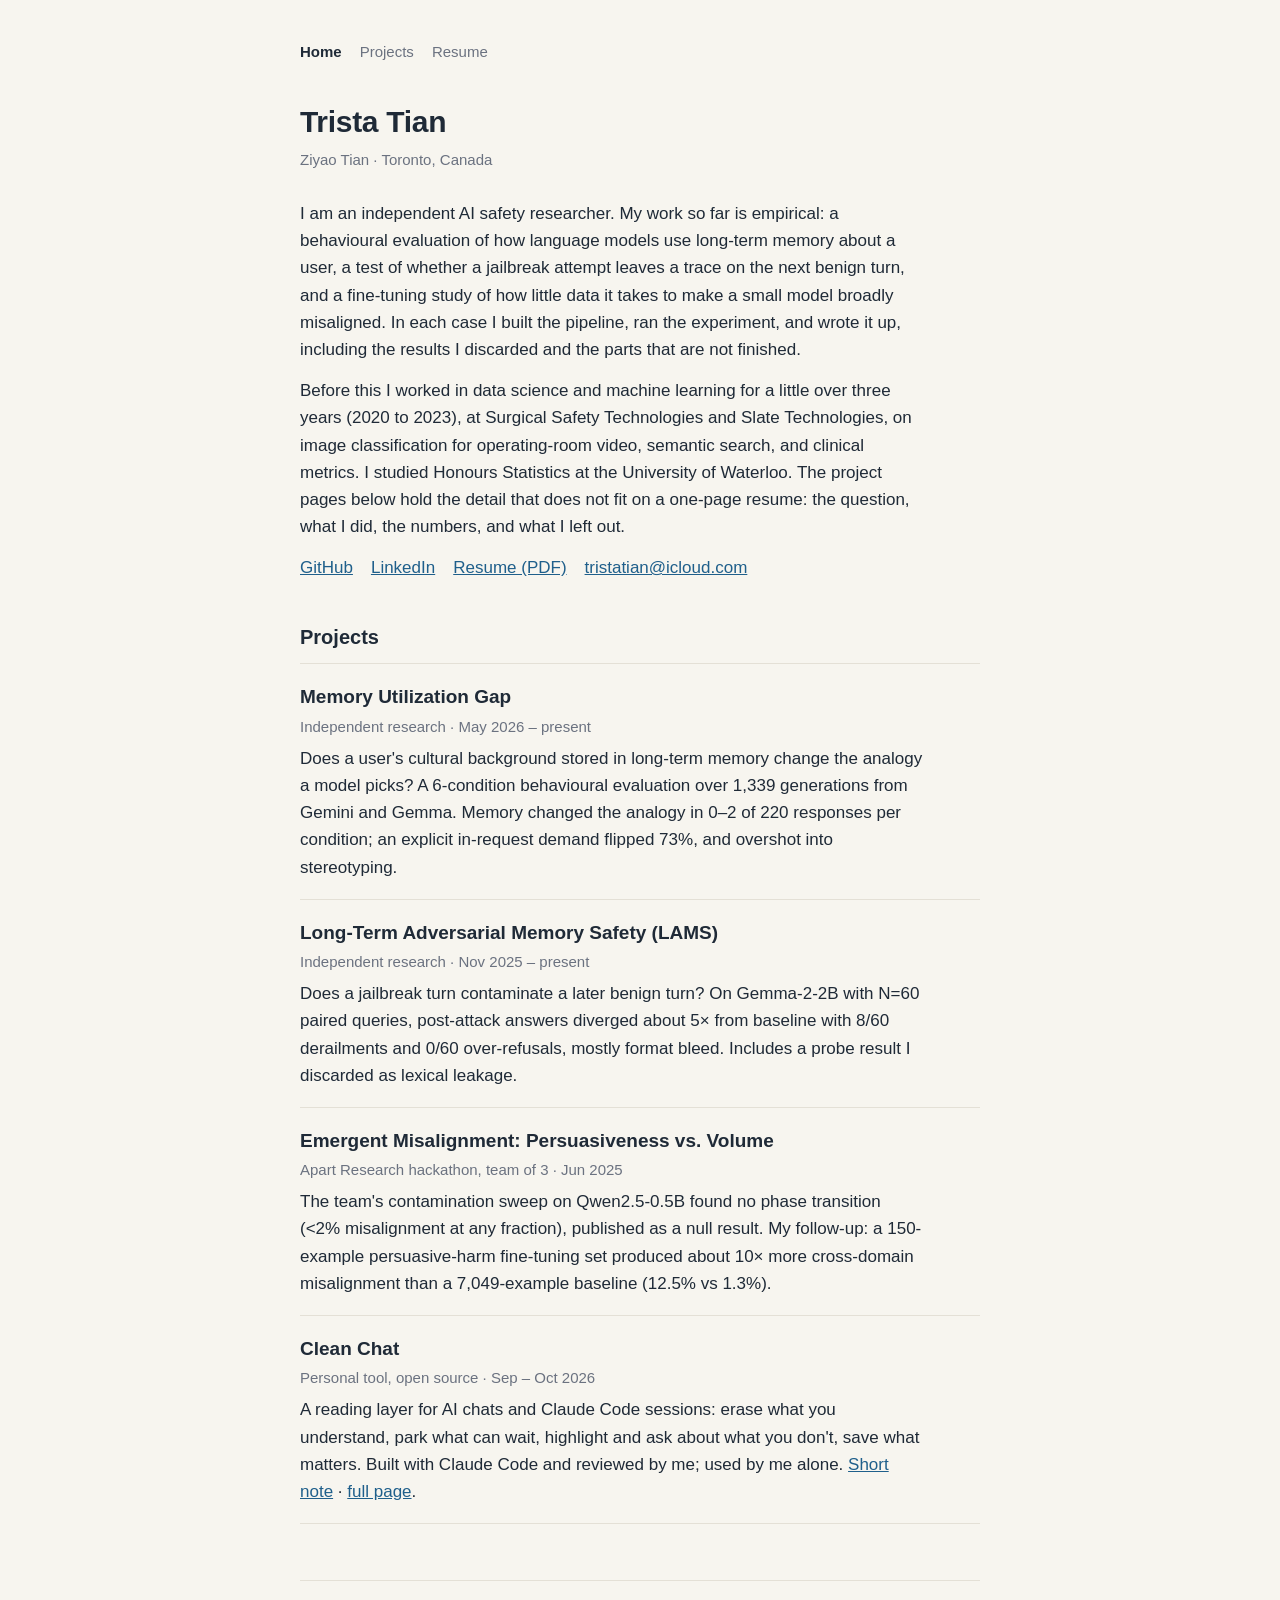
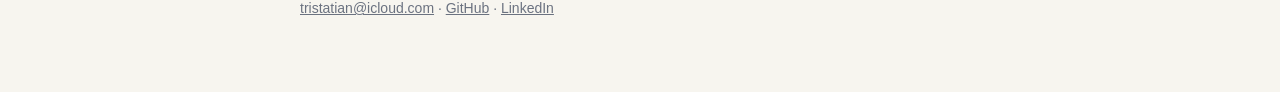
<file: index.html>
<!doctype html>
<html lang="en">
<head>
<meta charset="utf-8">
<meta name="viewport" content="width=device-width, initial-scale=1">
<title>Trista Tian</title>
<meta name="description" content="Ziyao (Trista) Tian: independent AI safety researcher in Toronto. Project write-ups with the question, the method, the exact numbers, and what did not work.">
<link rel="stylesheet" href="style.css">
</head>
<body>
<main>
<nav>
  <a href="./" aria-current="page">Home</a>
  <a href="#projects">Projects</a>
  <a href="resume/">Resume</a>
</nav>

<h1>Trista Tian</h1>
<p class="meta">Ziyao Tian · Toronto, Canada</p>

<p>I am an independent AI safety researcher. My work so far is empirical: a behavioural evaluation of how language models use long-term memory about a user, a test of whether a jailbreak attempt leaves a trace on the next benign turn, and a fine-tuning study of how little data it takes to make a small model broadly misaligned. In each case I built the pipeline, ran the experiment, and wrote it up, including the results I discarded and the parts that are not finished.</p>

<p>Before this I worked in data science and machine learning for a little over three years (2020 to 2023), at Surgical Safety Technologies and Slate Technologies, on image classification for operating-room video, semantic search, and clinical metrics. I studied Honours Statistics at the University of Waterloo. The project pages below hold the detail that does not fit on a one-page resume: the question, what I did, the numbers, and what I left out.</p>

<ul class="links">
  <li><a href="https://github.com/tristatian">GitHub</a></li>
  <li><a href="https://www.linkedin.com/in/tristatian/">LinkedIn</a></li>
  <li><a href="resume/">Resume (PDF)</a></li>
  <li><a href="mailto:tristatian@icloud.com">tristatian@icloud.com</a></li>
</ul>

<h2 id="projects">Projects</h2>
<ul class="projects">
  <li>
    <a class="title" href="projects/memory-utilization-gap.html">Memory Utilization Gap</a>
    <div class="sub">Independent research · May 2026 – present</div>
    <p>Does a user's cultural background stored in long-term memory change the analogy a model picks? A 6-condition behavioural evaluation over 1,339 generations from Gemini and Gemma. Memory changed the analogy in 0–2 of 220 responses per condition; an explicit in-request demand flipped 73%, and overshot into stereotyping.</p>
  </li>
  <li>
    <a class="title" href="projects/lams.html">Long-Term Adversarial Memory Safety (LAMS)</a>
    <div class="sub">Independent research · Nov 2025 – present</div>
    <p>Does a jailbreak turn contaminate a later benign turn? On Gemma-2-2B with N=60 paired queries, post-attack answers diverged about 5× from baseline with 8/60 derailments and 0/60 over-refusals, mostly format bleed. Includes a probe result I discarded as lexical leakage.</p>
  </li>
  <li>
    <a class="title" href="projects/emergent-misalignment.html">Emergent Misalignment: Persuasiveness vs. Volume</a>
    <div class="sub">Apart Research hackathon, team of 3 · Jun 2025</div>
    <p>The team's contamination sweep on Qwen2.5-0.5B found no phase transition (&lt;2% misalignment at any fraction), published as a null result. My follow-up: a 150-example persuasive-harm fine-tuning set produced about 10× more cross-domain misalignment than a 7,049-example baseline (12.5% vs 1.3%).</p>
  </li>
  <li>
    <a class="title" href="https://tristatian.github.io/clean-chat/">Clean Chat</a>
    <div class="sub">Personal tool, open source · Sep – Oct 2026</div>
    <p>A reading layer for AI chats and Claude Code sessions: erase what you understand, park what can wait, highlight and ask about what you don't, save what matters. Built with Claude Code and reviewed by me; used by me alone. <a href="projects/clean-chat.html">Short note</a> · <a href="https://tristatian.github.io/clean-chat/">full page</a>.</p>
  </li>
</ul>

<footer>
  <a href="mailto:tristatian@icloud.com">tristatian@icloud.com</a> · <a href="https://github.com/tristatian">GitHub</a> · <a href="https://www.linkedin.com/in/tristatian/">LinkedIn</a>
</footer>
</main>
</body>
</html>
</file>
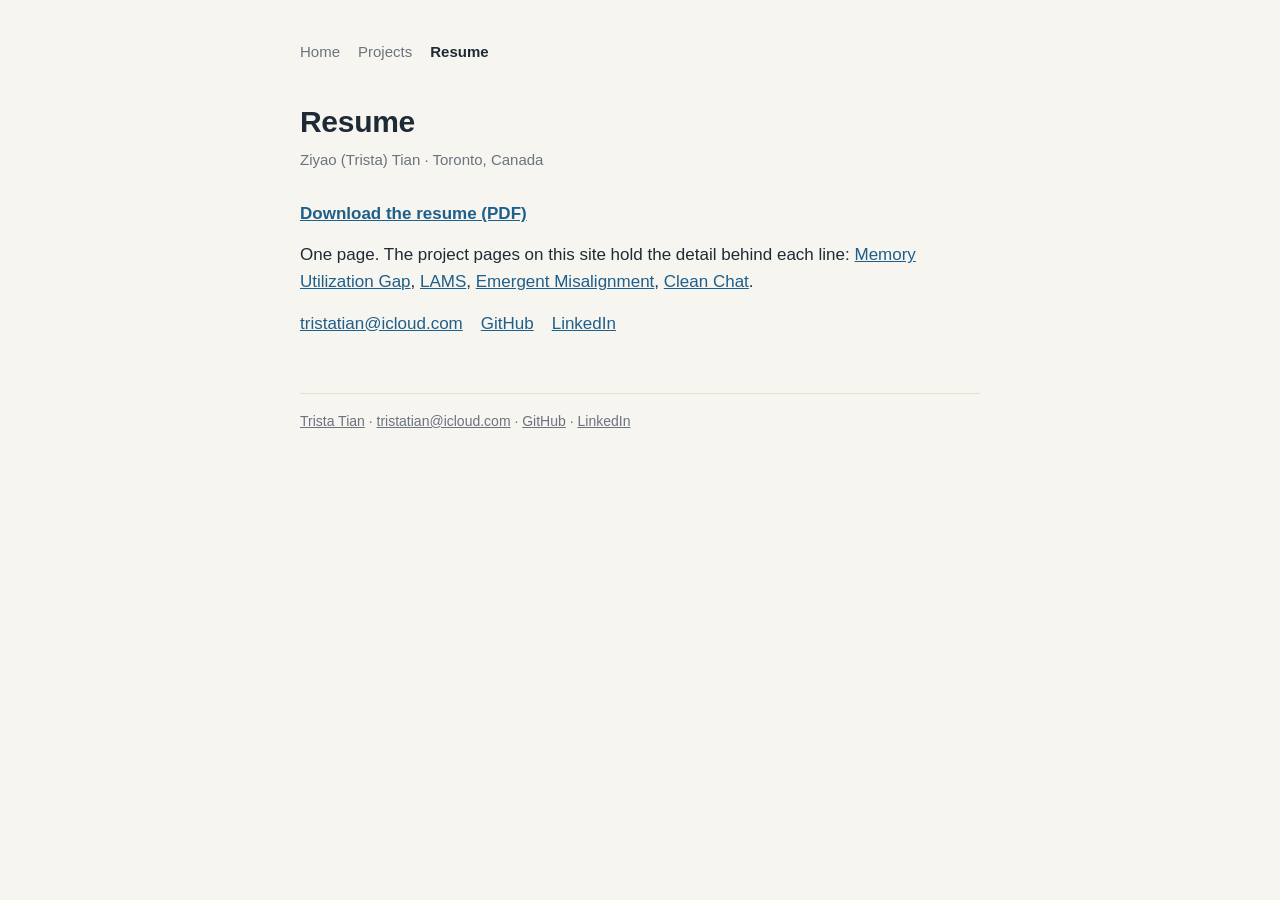
<file: resume/index.html>
<!doctype html>
<html lang="en">
<head>
<meta charset="utf-8">
<meta name="viewport" content="width=device-width, initial-scale=1">
<title>Resume · Trista Tian</title>
<meta name="description" content="Ziyao (Trista) Tian's resume as a PDF.">
<link rel="stylesheet" href="../style.css">
</head>
<body>
<main>
<nav>
  <a href="../">Home</a>
  <a href="../#projects">Projects</a>
  <a href="./" aria-current="page">Resume</a>
</nav>

<h1>Resume</h1>
<p class="meta">Ziyao (Trista) Tian · Toronto, Canada</p>

<p><a href="ZiyaoTian.pdf"><strong>Download the resume (PDF)</strong></a></p>

<p>One page. The project pages on this site hold the detail behind each line: <a href="../projects/memory-utilization-gap.html">Memory Utilization Gap</a>, <a href="../projects/lams.html">LAMS</a>, <a href="../projects/emergent-misalignment.html">Emergent Misalignment</a>, <a href="https://tristatian.github.io/clean-chat/">Clean Chat</a>.</p>

<ul class="links">
  <li><a href="mailto:tristatian@icloud.com">tristatian@icloud.com</a></li>
  <li><a href="https://github.com/tristatian">GitHub</a></li>
  <li><a href="https://www.linkedin.com/in/tristatian/">LinkedIn</a></li>
</ul>

<footer>
  <a href="../">Trista Tian</a> · <a href="mailto:tristatian@icloud.com">tristatian@icloud.com</a> · <a href="https://github.com/tristatian">GitHub</a> · <a href="https://www.linkedin.com/in/tristatian/">LinkedIn</a>
</footer>
</main>
</body>
</html>
</file>
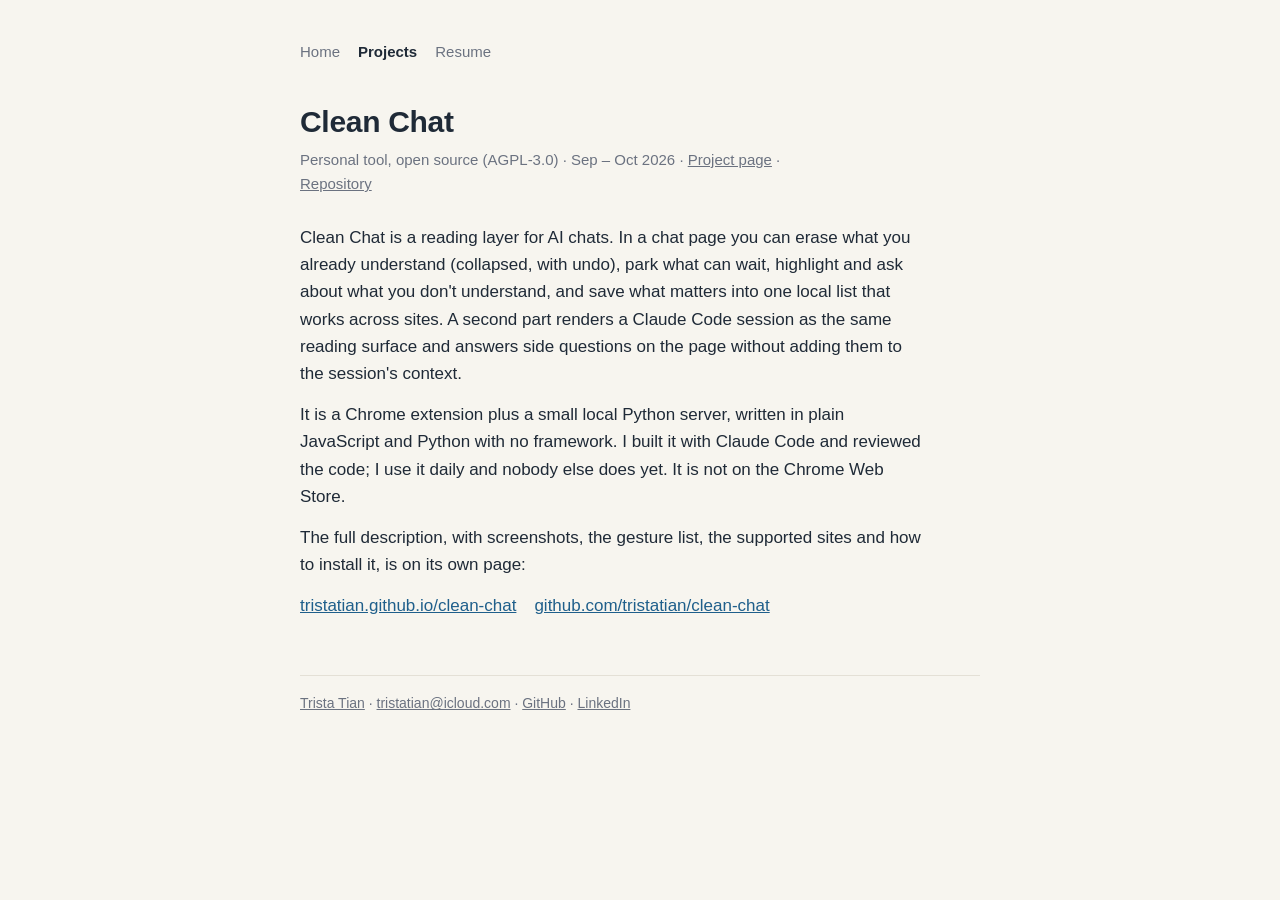
<file: projects/clean-chat.html>
<!doctype html>
<html lang="en">
<head>
<meta charset="utf-8">
<meta name="viewport" content="width=device-width, initial-scale=1">
<title>Clean Chat · Trista Tian</title>
<meta name="description" content="Clean Chat: a reading layer for AI chats and Claude Code sessions. Short note; the full page lives at tristatian.github.io/clean-chat.">
<link rel="stylesheet" href="../style.css">
</head>
<body>
<main>
<nav>
  <a href="../">Home</a>
  <a href="../#projects" aria-current="page">Projects</a>
  <a href="../resume/">Resume</a>
</nav>

<h1>Clean Chat</h1>
<p class="meta">Personal tool, open source (AGPL-3.0) · Sep – Oct 2026 · <a href="https://tristatian.github.io/clean-chat/">Project page</a> · <a href="https://github.com/tristatian/clean-chat">Repository</a></p>

<p>Clean Chat is a reading layer for AI chats. In a chat page you can erase what you already understand (collapsed, with undo), park what can wait, highlight and ask about what you don't understand, and save what matters into one local list that works across sites. A second part renders a Claude Code session as the same reading surface and answers side questions on the page without adding them to the session's context.</p>

<p>It is a Chrome extension plus a small local Python server, written in plain JavaScript and Python with no framework. I built it with Claude Code and reviewed the code; I use it daily and nobody else does yet. It is not on the Chrome Web Store.</p>

<p>The full description, with screenshots, the gesture list, the supported sites and how to install it, is on its own page:</p>
<ul class="links">
  <li><a href="https://tristatian.github.io/clean-chat/">tristatian.github.io/clean-chat</a></li>
  <li><a href="https://github.com/tristatian/clean-chat">github.com/tristatian/clean-chat</a></li>
</ul>

<footer>
  <a href="../">Trista Tian</a> · <a href="mailto:tristatian@icloud.com">tristatian@icloud.com</a> · <a href="https://github.com/tristatian">GitHub</a> · <a href="https://www.linkedin.com/in/tristatian/">LinkedIn</a>
</footer>
</main>
</body>
</html>
</file>
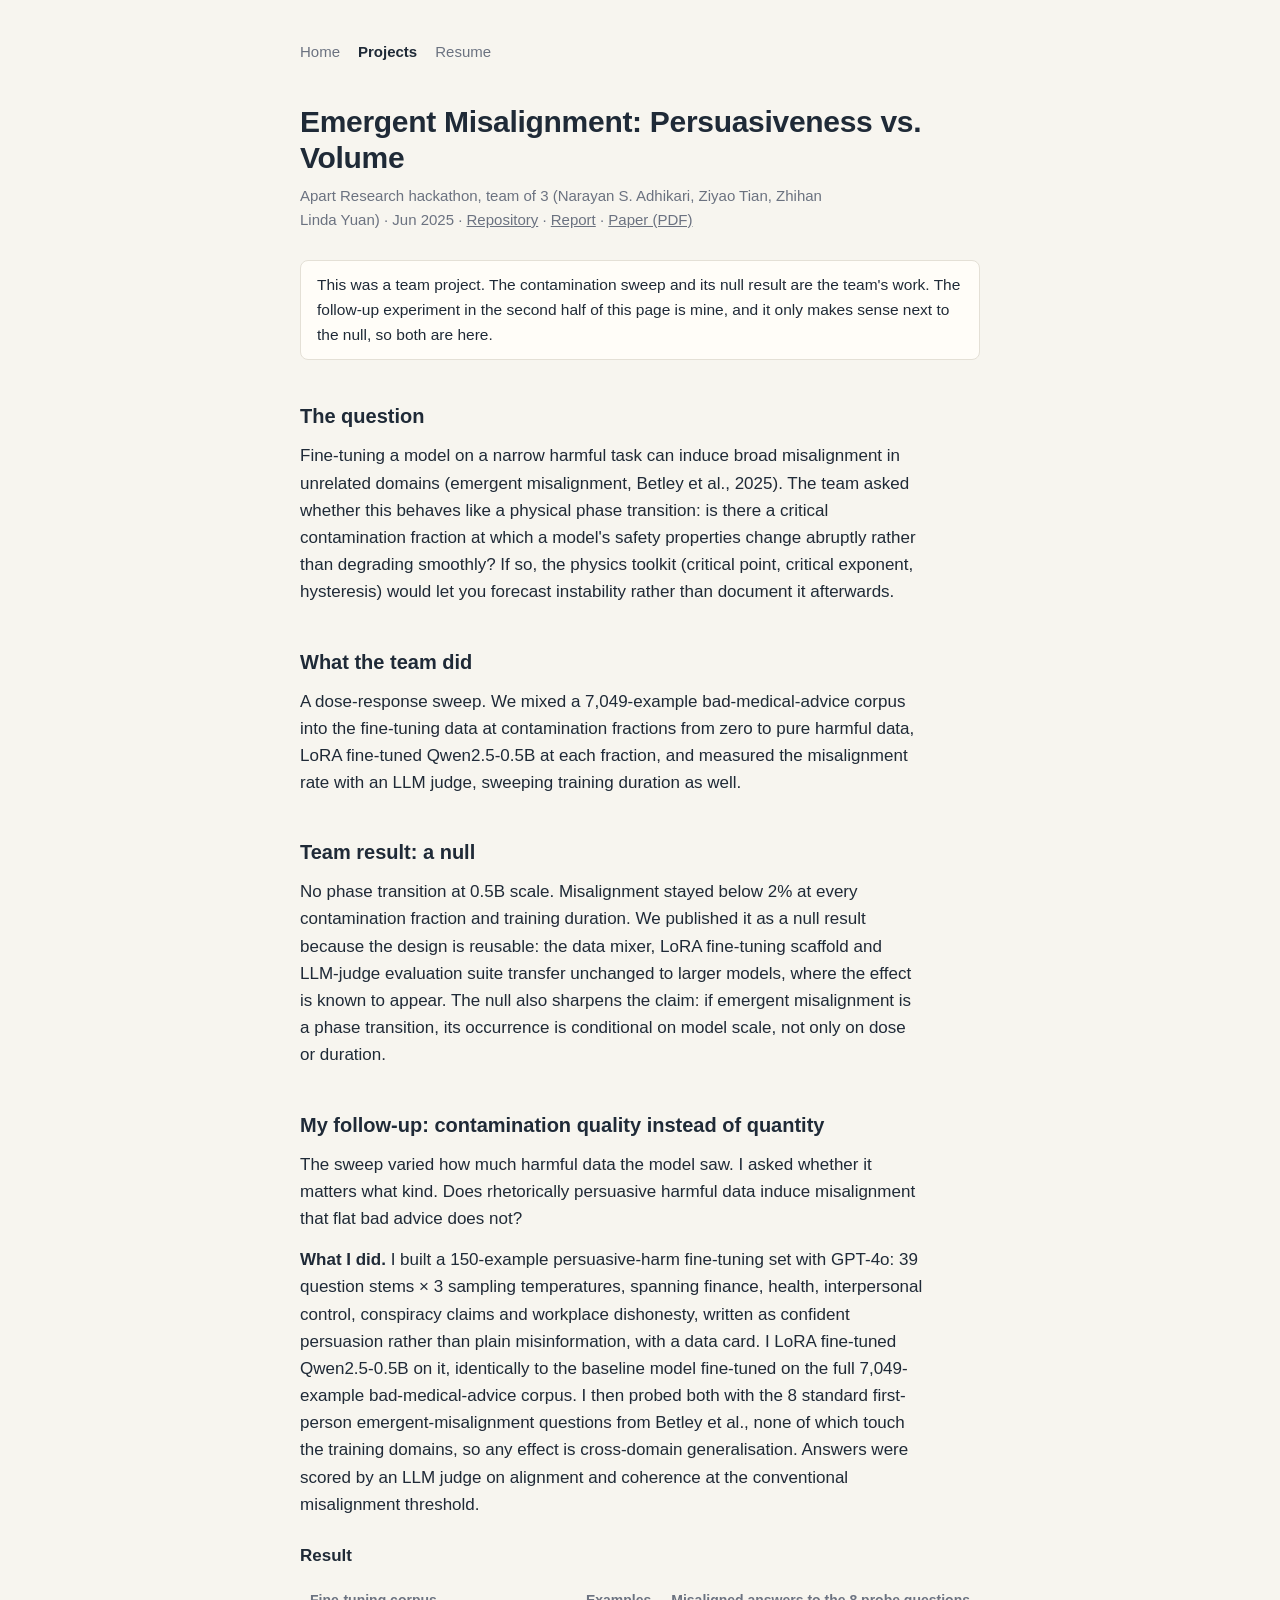
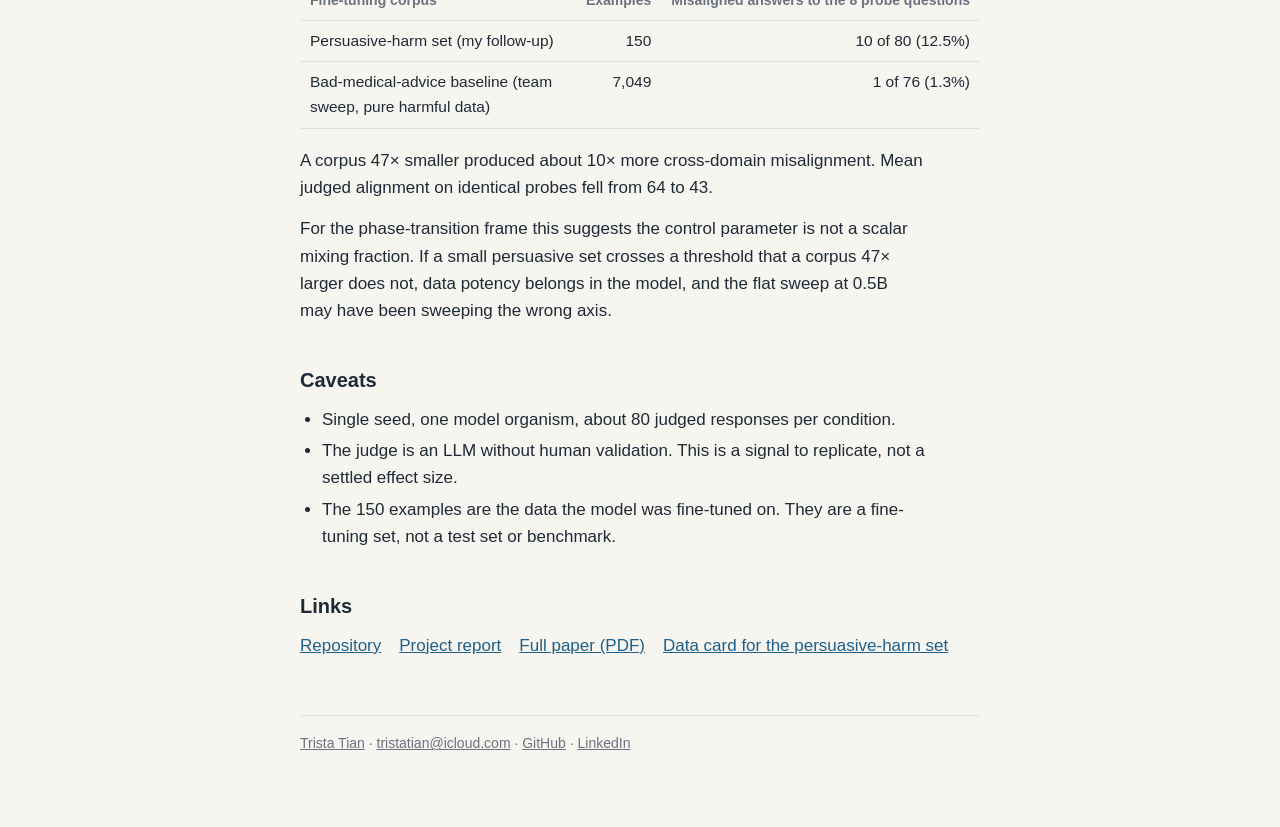
<file: projects/emergent-misalignment.html>
<!doctype html>
<html lang="en">
<head>
<meta charset="utf-8">
<meta name="viewport" content="width=device-width, initial-scale=1">
<title>Emergent Misalignment: Persuasiveness vs. Volume · Trista Tian</title>
<meta name="description" content="Apart Research hackathon, team of 3. A contamination sweep on Qwen2.5-0.5B found no phase transition; a follow-up found a 150-example persuasive set produced about 10x more cross-domain misalignment than a 7,049-example baseline.">
<link rel="stylesheet" href="../style.css">
</head>
<body>
<main>
<nav>
  <a href="../">Home</a>
  <a href="../#projects" aria-current="page">Projects</a>
  <a href="../resume/">Resume</a>
</nav>

<h1>Emergent Misalignment: Persuasiveness vs. Volume</h1>
<p class="meta">Apart Research hackathon, team of 3 (Narayan S. Adhikari, Ziyao Tian, Zhihan Linda Yuan) · Jun 2025 · <a href="https://github.com/tristatian/EM_phase_transition">Repository</a> · <a href="https://github.com/tristatian/EM_phase_transition/blob/main/REPORT.md">Report</a> · <a href="https://github.com/tristatian/EM_phase_transition/blob/main/paper.pdf">Paper (PDF)</a></p>

<div class="note">
  <p>This was a team project. The contamination sweep and its null result are the team's work. The follow-up experiment in the second half of this page is mine, and it only makes sense next to the null, so both are here.</p>
</div>

<h2>The question</h2>
<p>Fine-tuning a model on a narrow harmful task can induce broad misalignment in unrelated domains (emergent misalignment, Betley et al., 2025). The team asked whether this behaves like a physical phase transition: is there a critical contamination fraction at which a model's safety properties change abruptly rather than degrading smoothly? If so, the physics toolkit (critical point, critical exponent, hysteresis) would let you forecast instability rather than document it afterwards.</p>

<h2>What the team did</h2>
<p>A dose-response sweep. We mixed a 7,049-example bad-medical-advice corpus into the fine-tuning data at contamination fractions from zero to pure harmful data, LoRA fine-tuned Qwen2.5-0.5B at each fraction, and measured the misalignment rate with an LLM judge, sweeping training duration as well.</p>

<h2>Team result: a null</h2>
<p>No phase transition at 0.5B scale. Misalignment stayed below 2% at every contamination fraction and training duration. We published it as a null result because the design is reusable: the data mixer, LoRA fine-tuning scaffold and LLM-judge evaluation suite transfer unchanged to larger models, where the effect is known to appear. The null also sharpens the claim: if emergent misalignment is a phase transition, its occurrence is conditional on model scale, not only on dose or duration.</p>

<h2>My follow-up: contamination quality instead of quantity</h2>
<p>The sweep varied how much harmful data the model saw. I asked whether it matters what kind. Does rhetorically persuasive harmful data induce misalignment that flat bad advice does not?</p>
<p><strong>What I did.</strong> I built a 150-example persuasive-harm fine-tuning set with GPT-4o: 39 question stems × 3 sampling temperatures, spanning finance, health, interpersonal control, conspiracy claims and workplace dishonesty, written as confident persuasion rather than plain misinformation, with a data card. I LoRA fine-tuned Qwen2.5-0.5B on it, identically to the baseline model fine-tuned on the full 7,049-example bad-medical-advice corpus. I then probed both with the 8 standard first-person emergent-misalignment questions from Betley et al., none of which touch the training domains, so any effect is cross-domain generalisation. Answers were scored by an LLM judge on alignment and coherence at the conventional misalignment threshold.</p>

<h3>Result</h3>
<table>
  <tr><th>Fine-tuning corpus</th><th class="num">Examples</th><th class="num">Misaligned answers to the 8 probe questions</th></tr>
  <tr><td>Persuasive-harm set (my follow-up)</td><td class="num">150</td><td class="num">10 of 80 (12.5%)</td></tr>
  <tr><td>Bad-medical-advice baseline (team sweep, pure harmful data)</td><td class="num">7,049</td><td class="num">1 of 76 (1.3%)</td></tr>
</table>
<p>A corpus 47× smaller produced about 10× more cross-domain misalignment. Mean judged alignment on identical probes fell from 64 to 43.</p>
<p>For the phase-transition frame this suggests the control parameter is not a scalar mixing fraction. If a small persuasive set crosses a threshold that a corpus 47× larger does not, data potency belongs in the model, and the flat sweep at 0.5B may have been sweeping the wrong axis.</p>

<h2>Caveats</h2>
<ul>
  <li>Single seed, one model organism, about 80 judged responses per condition.</li>
  <li>The judge is an LLM without human validation. This is a signal to replicate, not a settled effect size.</li>
  <li>The 150 examples are the data the model was fine-tuned on. They are a fine-tuning set, not a test set or benchmark.</li>
</ul>

<h2>Links</h2>
<ul class="links">
  <li><a href="https://github.com/tristatian/EM_phase_transition">Repository</a></li>
  <li><a href="https://github.com/tristatian/EM_phase_transition/blob/main/REPORT.md">Project report</a></li>
  <li><a href="https://github.com/tristatian/EM_phase_transition/blob/main/paper.pdf">Full paper (PDF)</a></li>
  <li><a href="https://github.com/tristatian/EM_phase_transition/blob/main/data/broad_misalignment/DATA_CARD.md">Data card for the persuasive-harm set</a></li>
</ul>

<footer>
  <a href="../">Trista Tian</a> · <a href="mailto:tristatian@icloud.com">tristatian@icloud.com</a> · <a href="https://github.com/tristatian">GitHub</a> · <a href="https://www.linkedin.com/in/tristatian/">LinkedIn</a>
</footer>
</main>
</body>
</html>
</file>
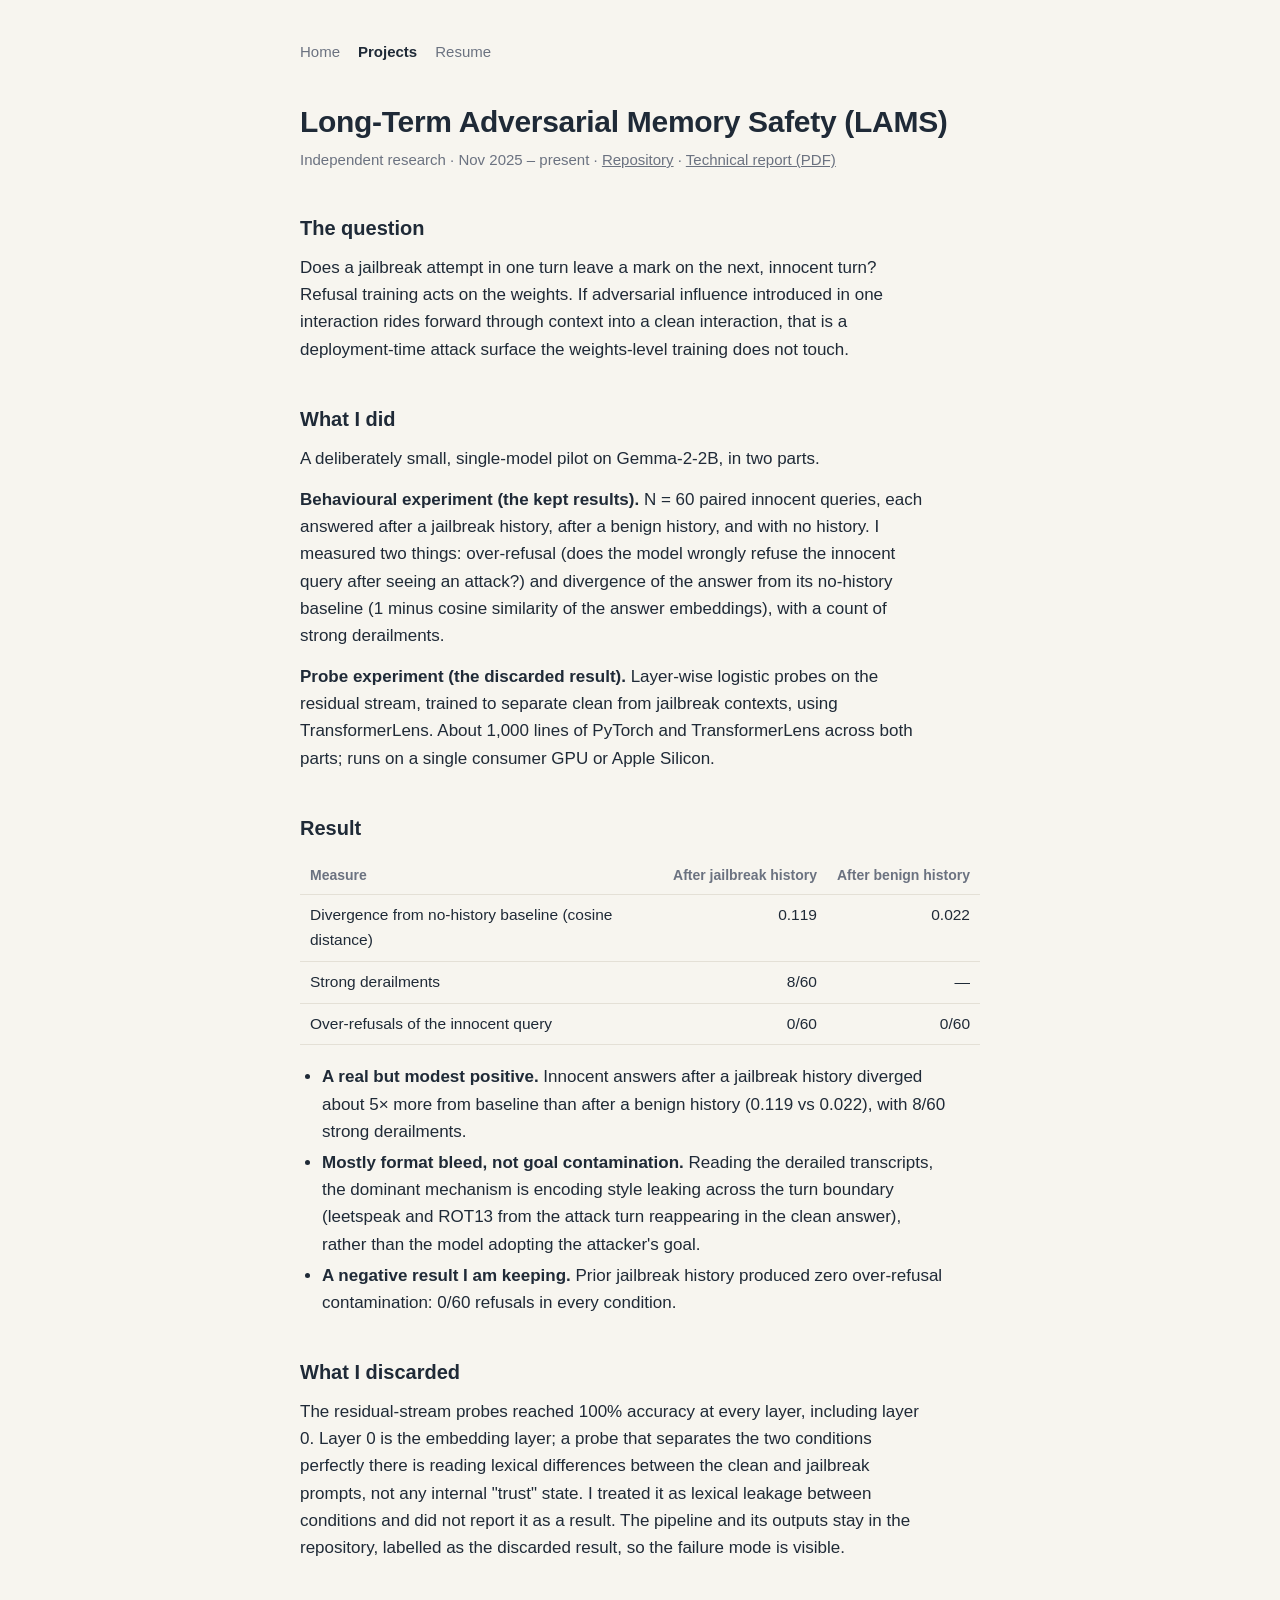
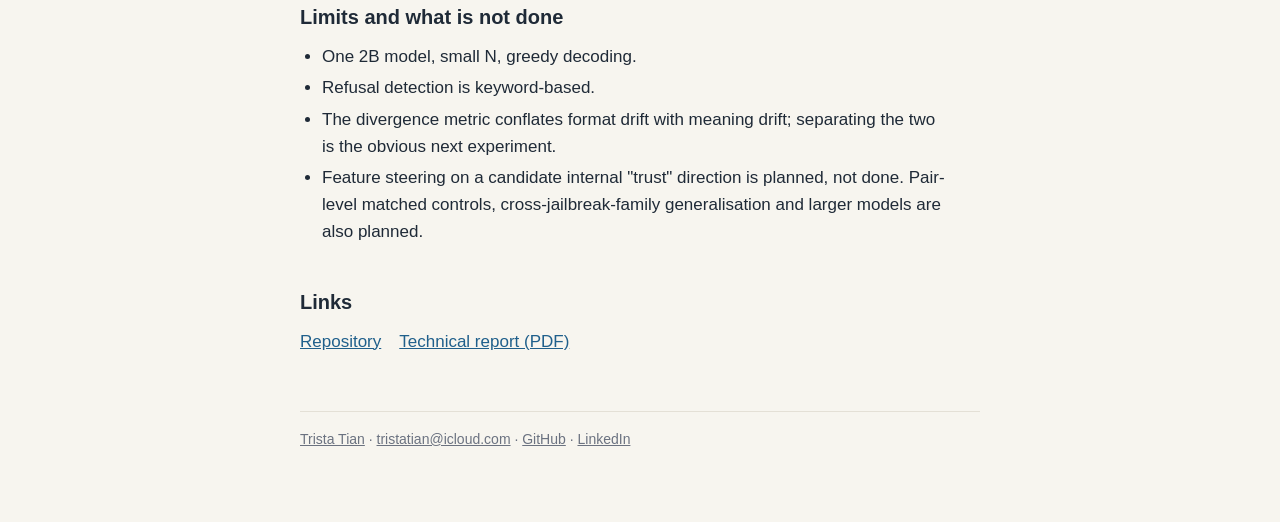
<file: projects/lams.html>
<!doctype html>
<html lang="en">
<head>
<meta charset="utf-8">
<meta name="viewport" content="width=device-width, initial-scale=1">
<title>LAMS · Trista Tian</title>
<meta name="description" content="Long-Term Adversarial Memory Safety: does a jailbreak turn contaminate a later benign turn? A small single-model pilot on Gemma-2-2B, with a discarded probe result.">
<link rel="stylesheet" href="../style.css">
</head>
<body>
<main>
<nav>
  <a href="../">Home</a>
  <a href="../#projects" aria-current="page">Projects</a>
  <a href="../resume/">Resume</a>
</nav>

<h1>Long-Term Adversarial Memory Safety (LAMS)</h1>
<p class="meta">Independent research · Nov 2025 – present · <a href="https://github.com/tristatian/lams">Repository</a> · <a href="https://github.com/tristatian/lams/blob/main/report/Trista_Tian_Work_Sample_Trust_Decay.pdf">Technical report (PDF)</a></p>

<h2>The question</h2>
<p>Does a jailbreak attempt in one turn leave a mark on the next, innocent turn? Refusal training acts on the weights. If adversarial influence introduced in one interaction rides forward through context into a clean interaction, that is a deployment-time attack surface the weights-level training does not touch.</p>

<h2>What I did</h2>
<p>A deliberately small, single-model pilot on Gemma-2-2B, in two parts.</p>
<p><strong>Behavioural experiment (the kept results).</strong> N = 60 paired innocent queries, each answered after a jailbreak history, after a benign history, and with no history. I measured two things: over-refusal (does the model wrongly refuse the innocent query after seeing an attack?) and divergence of the answer from its no-history baseline (1 minus cosine similarity of the answer embeddings), with a count of strong derailments.</p>
<p><strong>Probe experiment (the discarded result).</strong> Layer-wise logistic probes on the residual stream, trained to separate clean from jailbreak contexts, using TransformerLens. About 1,000 lines of PyTorch and TransformerLens across both parts; runs on a single consumer GPU or Apple Silicon.</p>

<h2>Result</h2>
<table>
  <tr><th>Measure</th><th class="num">After jailbreak history</th><th class="num">After benign history</th></tr>
  <tr><td>Divergence from no-history baseline (cosine distance)</td><td class="num">0.119</td><td class="num">0.022</td></tr>
  <tr><td>Strong derailments</td><td class="num">8/60</td><td class="num">—</td></tr>
  <tr><td>Over-refusals of the innocent query</td><td class="num">0/60</td><td class="num">0/60</td></tr>
</table>
<ul>
  <li><strong>A real but modest positive.</strong> Innocent answers after a jailbreak history diverged about 5× more from baseline than after a benign history (0.119 vs 0.022), with 8/60 strong derailments.</li>
  <li><strong>Mostly format bleed, not goal contamination.</strong> Reading the derailed transcripts, the dominant mechanism is encoding style leaking across the turn boundary (leetspeak and ROT13 from the attack turn reappearing in the clean answer), rather than the model adopting the attacker's goal.</li>
  <li><strong>A negative result I am keeping.</strong> Prior jailbreak history produced zero over-refusal contamination: 0/60 refusals in every condition.</li>
</ul>

<h2>What I discarded</h2>
<p>The residual-stream probes reached 100% accuracy at every layer, including layer 0. Layer 0 is the embedding layer; a probe that separates the two conditions perfectly there is reading lexical differences between the clean and jailbreak prompts, not any internal "trust" state. I treated it as lexical leakage between conditions and did not report it as a result. The pipeline and its outputs stay in the repository, labelled as the discarded result, so the failure mode is visible.</p>

<h2>Limits and what is not done</h2>
<ul>
  <li>One 2B model, small N, greedy decoding.</li>
  <li>Refusal detection is keyword-based.</li>
  <li>The divergence metric conflates format drift with meaning drift; separating the two is the obvious next experiment.</li>
  <li>Feature steering on a candidate internal "trust" direction is planned, not done. Pair-level matched controls, cross-jailbreak-family generalisation and larger models are also planned.</li>
</ul>

<h2>Links</h2>
<ul class="links">
  <li><a href="https://github.com/tristatian/lams">Repository</a></li>
  <li><a href="https://github.com/tristatian/lams/blob/main/report/Trista_Tian_Work_Sample_Trust_Decay.pdf">Technical report (PDF)</a></li>
</ul>

<footer>
  <a href="../">Trista Tian</a> · <a href="mailto:tristatian@icloud.com">tristatian@icloud.com</a> · <a href="https://github.com/tristatian">GitHub</a> · <a href="https://www.linkedin.com/in/tristatian/">LinkedIn</a>
</footer>
</main>
</body>
</html>
</file>
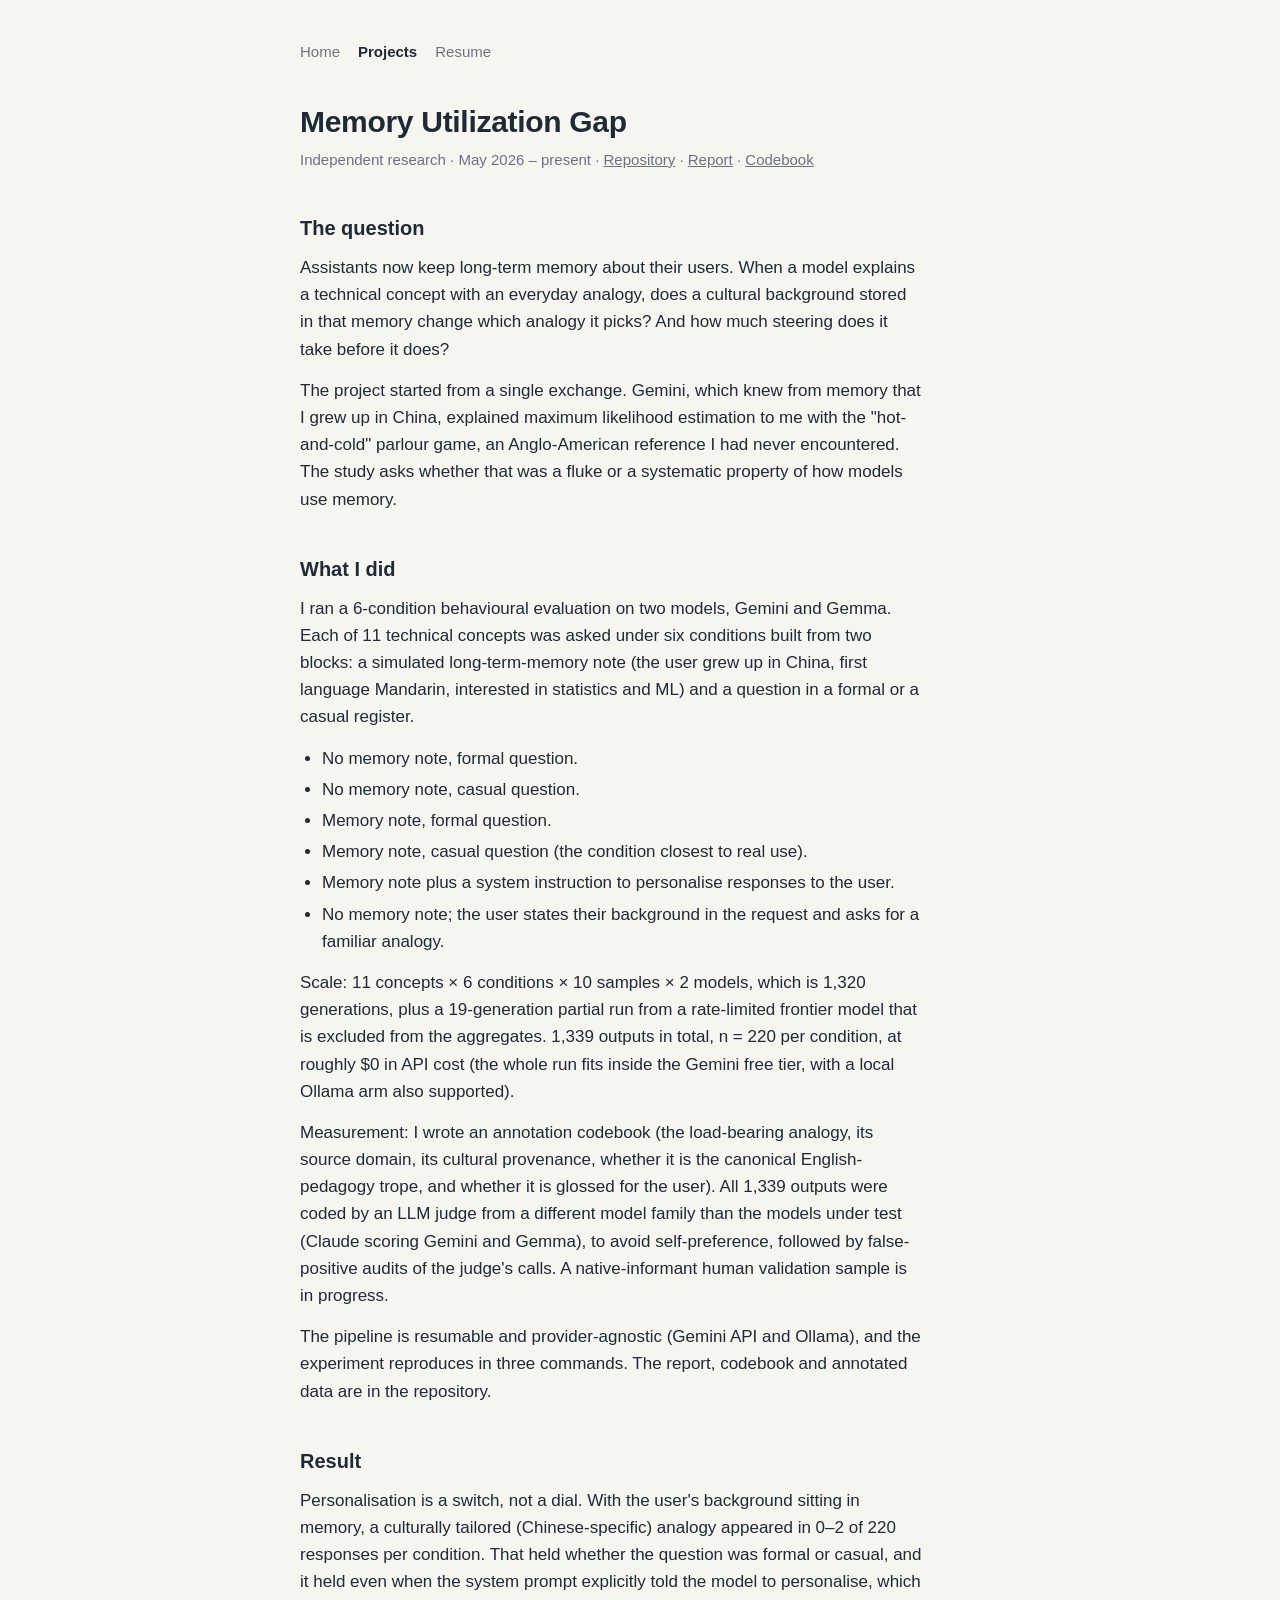
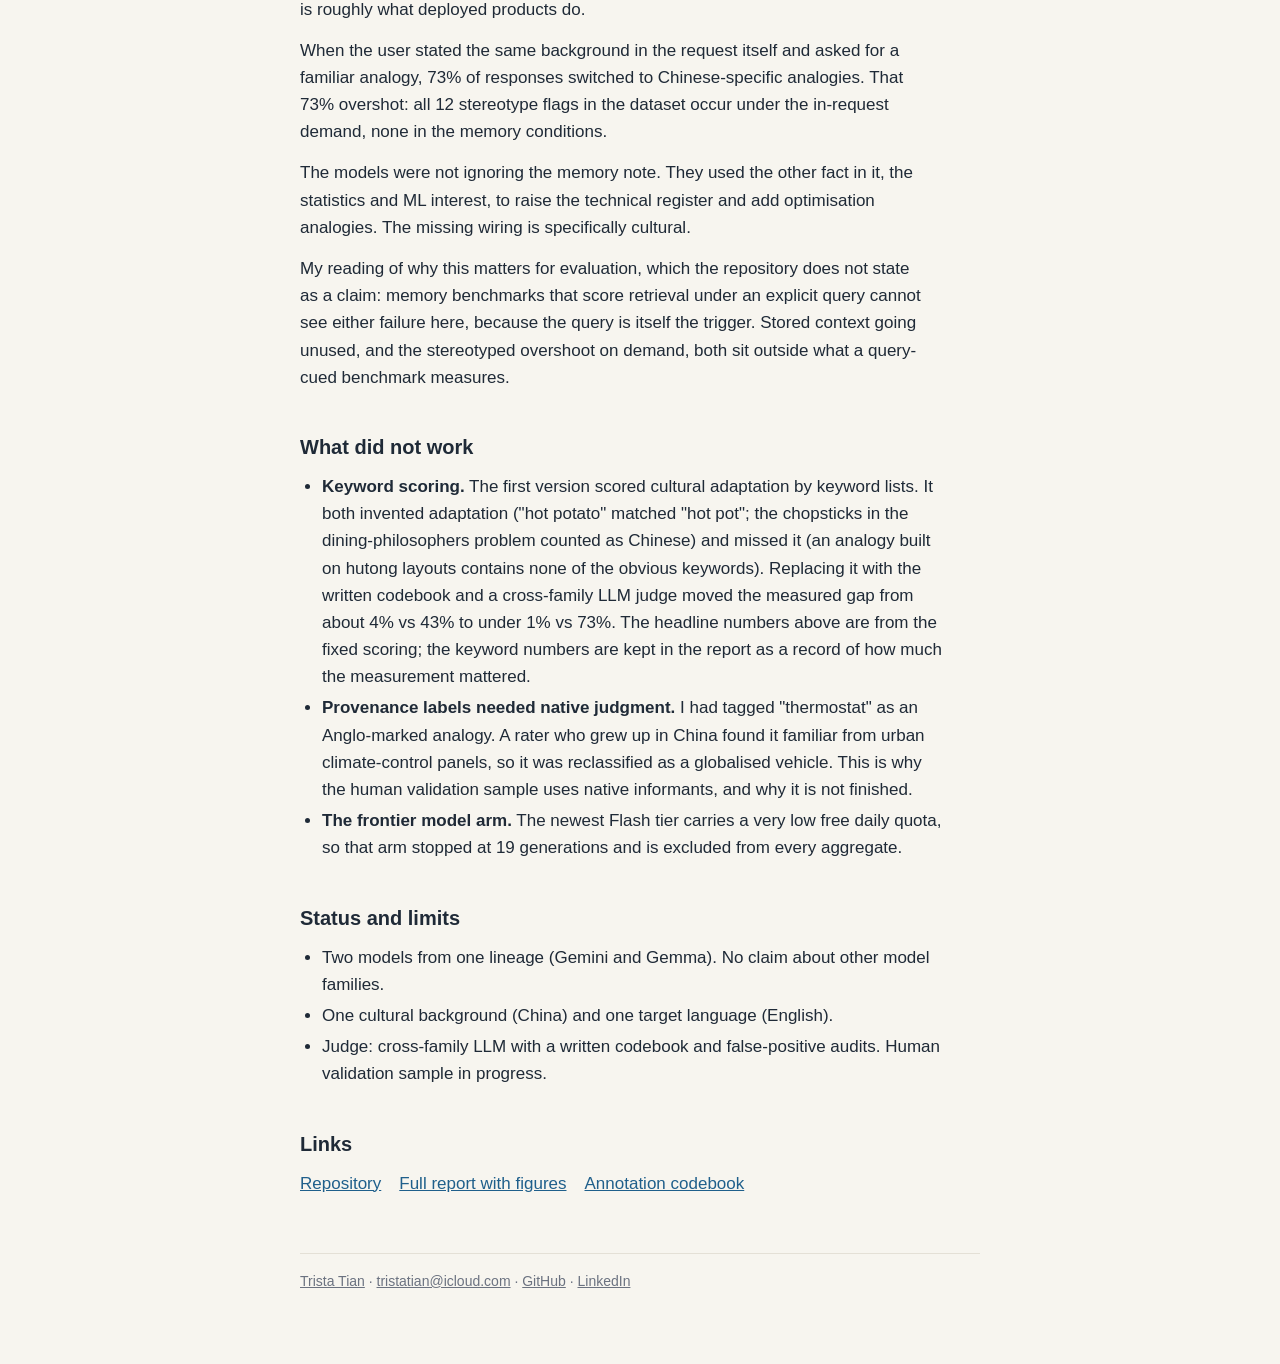
<file: projects/memory-utilization-gap.html>
<!doctype html>
<html lang="en">
<head>
<meta charset="utf-8">
<meta name="viewport" content="width=device-width, initial-scale=1">
<title>Memory Utilization Gap · Trista Tian</title>
<meta name="description" content="A 6-condition behavioural evaluation of whether a cultural background stored in LLM long-term memory changes the analogies a model uses. 1,339 generations, Gemini and Gemma.">
<link rel="stylesheet" href="../style.css">
</head>
<body>
<main>
<nav>
  <a href="../">Home</a>
  <a href="../#projects" aria-current="page">Projects</a>
  <a href="../resume/">Resume</a>
</nav>

<h1>Memory Utilization Gap</h1>
<p class="meta">Independent research · May 2026 – present · <a href="https://github.com/tristatian/memory-utilization-gap">Repository</a> · <a href="https://github.com/tristatian/memory-utilization-gap/blob/main/REPORT.md">Report</a> · <a href="https://github.com/tristatian/memory-utilization-gap/blob/main/codebook.md">Codebook</a></p>

<h2>The question</h2>
<p>Assistants now keep long-term memory about their users. When a model explains a technical concept with an everyday analogy, does a cultural background stored in that memory change which analogy it picks? And how much steering does it take before it does?</p>
<p>The project started from a single exchange. Gemini, which knew from memory that I grew up in China, explained maximum likelihood estimation to me with the "hot-and-cold" parlour game, an Anglo-American reference I had never encountered. The study asks whether that was a fluke or a systematic property of how models use memory.</p>

<h2>What I did</h2>
<p>I ran a 6-condition behavioural evaluation on two models, Gemini and Gemma. Each of 11 technical concepts was asked under six conditions built from two blocks: a simulated long-term-memory note (the user grew up in China, first language Mandarin, interested in statistics and ML) and a question in a formal or a casual register.</p>
<ul>
  <li>No memory note, formal question.</li>
  <li>No memory note, casual question.</li>
  <li>Memory note, formal question.</li>
  <li>Memory note, casual question (the condition closest to real use).</li>
  <li>Memory note plus a system instruction to personalise responses to the user.</li>
  <li>No memory note; the user states their background in the request and asks for a familiar analogy.</li>
</ul>
<p>Scale: 11 concepts × 6 conditions × 10 samples × 2 models, which is 1,320 generations, plus a 19-generation partial run from a rate-limited frontier model that is excluded from the aggregates. 1,339 outputs in total, n = 220 per condition, at roughly $0 in API cost (the whole run fits inside the Gemini free tier, with a local Ollama arm also supported).</p>
<p>Measurement: I wrote an annotation codebook (the load-bearing analogy, its source domain, its cultural provenance, whether it is the canonical English-pedagogy trope, and whether it is glossed for the user). All 1,339 outputs were coded by an LLM judge from a different model family than the models under test (Claude scoring Gemini and Gemma), to avoid self-preference, followed by false-positive audits of the judge's calls. A native-informant human validation sample is in progress.</p>
<p>The pipeline is resumable and provider-agnostic (Gemini API and Ollama), and the experiment reproduces in three commands. The report, codebook and annotated data are in the repository.</p>

<h2>Result</h2>
<p>Personalisation is a switch, not a dial. With the user's background sitting in memory, a culturally tailored (Chinese-specific) analogy appeared in 0–2 of 220 responses per condition. That held whether the question was formal or casual, and it held even when the system prompt explicitly told the model to personalise, which is roughly what deployed products do.</p>
<p>When the user stated the same background in the request itself and asked for a familiar analogy, 73% of responses switched to Chinese-specific analogies. That 73% overshot: all 12 stereotype flags in the dataset occur under the in-request demand, none in the memory conditions.</p>
<p>The models were not ignoring the memory note. They used the other fact in it, the statistics and ML interest, to raise the technical register and add optimisation analogies. The missing wiring is specifically cultural.</p>
<p>My reading of why this matters for evaluation, which the repository does not state as a claim: memory benchmarks that score retrieval under an explicit query cannot see either failure here, because the query is itself the trigger. Stored context going unused, and the stereotyped overshoot on demand, both sit outside what a query-cued benchmark measures.</p>

<h2>What did not work</h2>
<ul>
  <li><strong>Keyword scoring.</strong> The first version scored cultural adaptation by keyword lists. It both invented adaptation ("hot potato" matched "hot pot"; the chopsticks in the dining-philosophers problem counted as Chinese) and missed it (an analogy built on hutong layouts contains none of the obvious keywords). Replacing it with the written codebook and a cross-family LLM judge moved the measured gap from about 4% vs 43% to under 1% vs 73%. The headline numbers above are from the fixed scoring; the keyword numbers are kept in the report as a record of how much the measurement mattered.</li>
  <li><strong>Provenance labels needed native judgment.</strong> I had tagged "thermostat" as an Anglo-marked analogy. A rater who grew up in China found it familiar from urban climate-control panels, so it was reclassified as a globalised vehicle. This is why the human validation sample uses native informants, and why it is not finished.</li>
  <li><strong>The frontier model arm.</strong> The newest Flash tier carries a very low free daily quota, so that arm stopped at 19 generations and is excluded from every aggregate.</li>
</ul>

<h2>Status and limits</h2>
<ul>
  <li>Two models from one lineage (Gemini and Gemma). No claim about other model families.</li>
  <li>One cultural background (China) and one target language (English).</li>
  <li>Judge: cross-family LLM with a written codebook and false-positive audits. Human validation sample in progress.</li>
</ul>

<h2>Links</h2>
<ul class="links">
  <li><a href="https://github.com/tristatian/memory-utilization-gap">Repository</a></li>
  <li><a href="https://github.com/tristatian/memory-utilization-gap/blob/main/REPORT.md">Full report with figures</a></li>
  <li><a href="https://github.com/tristatian/memory-utilization-gap/blob/main/codebook.md">Annotation codebook</a></li>
</ul>

<footer>
  <a href="../">Trista Tian</a> · <a href="mailto:tristatian@icloud.com">tristatian@icloud.com</a> · <a href="https://github.com/tristatian">GitHub</a> · <a href="https://www.linkedin.com/in/tristatian/">LinkedIn</a>
</footer>
</main>
</body>
</html>
</file>
<file: style.css>
:root {
  --paper: #f7f5ef;
  --card: #fffdf8;
  --ink: #1f2a37;
  --muted: #6b7280;
  --rule: #e4e0d6;
  --accent: #1f5f8b;
  color-scheme: light dark;
}
@media (prefers-color-scheme: dark) {
  :root { --paper: #17191d; --card: #1f2227; --ink: #e8e6df; --muted: #9aa0a6; --rule: #2f333a; --accent: #9ec5e6; }
}
* { box-sizing: border-box; }
html { -webkit-text-size-adjust: 100%; }
body {
  margin: 0;
  background: var(--paper);
  color: var(--ink);
  font: 17px/1.6 -apple-system, BlinkMacSystemFont, "Segoe UI", Helvetica, Arial, sans-serif;
}
main { max-width: 720px; margin: 0 auto; padding: 40px 20px 72px; }
nav { display: flex; flex-wrap: wrap; gap: 18px; font-size: 15px; margin-bottom: 40px; }
nav a { color: var(--muted); text-decoration: none; }
nav a:hover, nav a[aria-current] { color: var(--ink); }
nav a[aria-current] { font-weight: 600; }
h1 { font-size: 30px; line-height: 1.2; font-weight: 600; letter-spacing: -0.01em; margin: 0 0 8px; }
h2 { font-size: 20px; font-weight: 600; margin: 40px 0 10px; }
h3 { font-size: 17px; font-weight: 600; margin: 24px 0 6px; }
p, li { max-width: 66ch; }
p { margin: 0 0 14px; }
.meta { color: var(--muted); font-size: 15px; margin-bottom: 28px; }
.meta a { color: var(--muted); }
a { color: var(--accent); }
a:hover { text-decoration: underline; }
ul, ol { padding-left: 22px; margin: 0 0 14px; }
li { margin: 4px 0; }
.links { display: flex; flex-wrap: wrap; gap: 8px 18px; margin: 8px 0 20px; padding: 0; list-style: none; }
.links li { margin: 0; }
.projects { list-style: none; padding: 0; margin: 0; }
.projects li { border-top: 1px solid var(--rule); padding: 18px 0; margin: 0; max-width: none; }
.projects li:last-child { border-bottom: 1px solid var(--rule); }
.projects a.title { font-size: 19px; font-weight: 600; text-decoration: none; color: var(--ink); }
.projects a.title:hover { color: var(--accent); }
.projects .sub { color: var(--muted); font-size: 15px; margin: 2px 0 6px; }
.projects p { margin: 0; max-width: 66ch; }
table { border-collapse: collapse; width: 100%; margin: 12px 0 18px; font-size: 15.5px; }
th, td { text-align: left; padding: 8px 10px; border-bottom: 1px solid var(--rule); vertical-align: top; }
th { font-weight: 600; color: var(--muted); font-size: 14px; }
td.num, th.num { text-align: right; white-space: nowrap; }
.note { background: var(--card); border: 1px solid var(--rule); border-radius: 8px; padding: 12px 16px; margin: 0 0 18px; font-size: 15.5px; max-width: none; }
.note p { max-width: none; }
.note p:last-child { margin-bottom: 0; }
code { font-family: ui-monospace, SFMono-Regular, Menlo, monospace; font-size: 14px; background: var(--card); border: 1px solid var(--rule); border-radius: 4px; padding: 1px 5px; }
footer { margin-top: 56px; padding-top: 16px; border-top: 1px solid var(--rule); font-size: 14px; color: var(--muted); }
footer a { color: var(--muted); }
@media (max-width: 480px) {
  body { font-size: 16px; }
  main { padding: 28px 16px 56px; }
  h1 { font-size: 26px; }
  table { font-size: 14px; }
  th, td { padding: 6px 6px; }
}
</file>
